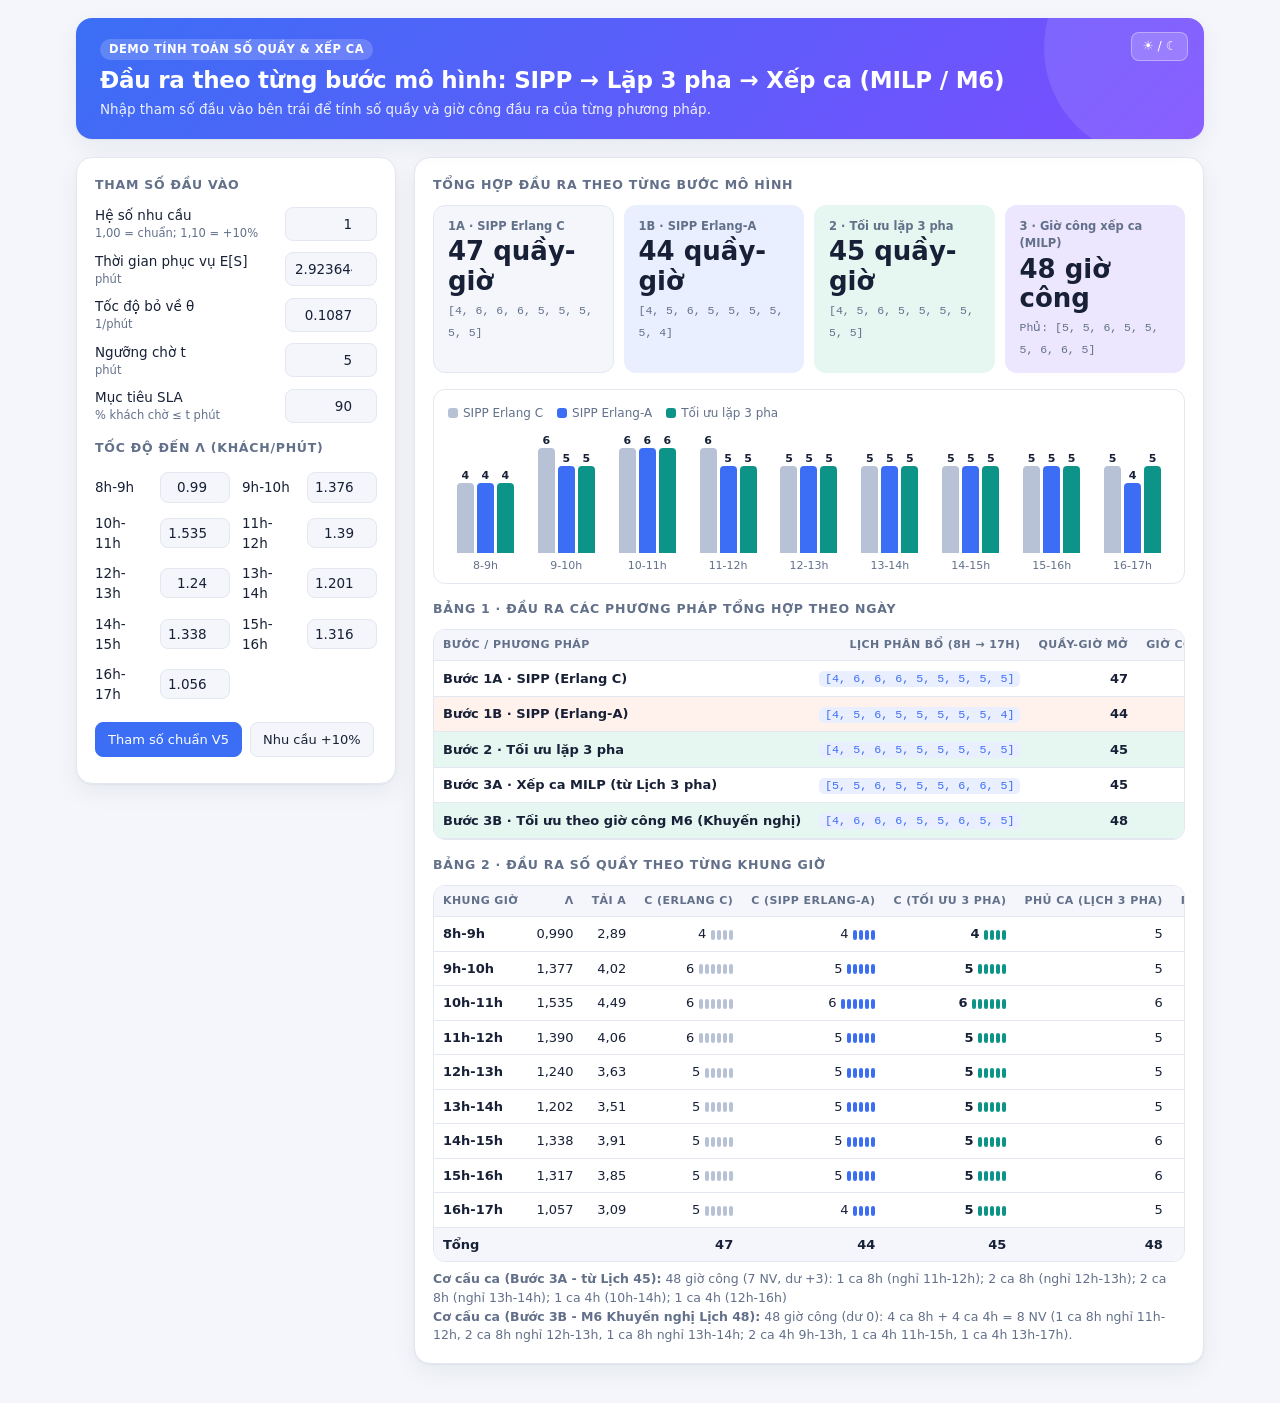
<file: docs/demo/sipp.html>
<!doctype html>
<html lang="vi">
<head>
<meta charset="utf-8">
<meta name="viewport" content="width=device-width, initial-scale=1">
<title>Máy tính phân bổ số quầy &amp; xếp ca</title>
<style>
  :root {
    --bg: #f4f6fb; --surface: #ffffff; --ink: #172036; --muted: #62708a; --line: #e2e7f0;
    --accent: #3b6ef5; --accent2: #7c4dff; --accent-soft: #e9efff;
    --c-bar: #b8c2d6; --a-bar: #3b6ef5; --opt-bar: #0d9488;
    --ok: #0d8a5f; --ok-soft: #e6f7f1; --warn: #d4501f; --warn-soft: #fff1ec;
    --shadow: 0 1px 2px rgba(23,32,54,.05), 0 8px 24px rgba(23,32,54,.06);
    --hero: linear-gradient(135deg, #3b6ef5 0%, #7c4dff 100%);
  }
  @media (prefers-color-scheme: dark) {
    :root:not([data-theme="light"]) {
      --bg: #0f1423; --surface: #171d31; --ink: #e8ecf8; --muted: #93a0bd; --line: #262e47;
      --accent: #7c9cff; --accent2: #a58bff; --accent-soft: #212b4d;
      --c-bar: #4a5576; --a-bar: #7c9cff; --opt-bar: #2dd4bf;
      --ok: #34d399; --ok-soft: rgba(16,185,129,.14); --warn: #ff9166; --warn-soft: rgba(212,80,31,.16);
      --shadow: 0 1px 2px rgba(0,0,0,.3), 0 8px 24px rgba(0,0,0,.35);
      --hero: linear-gradient(135deg, #2a3f8f 0%, #4a2f9e 100%);
    }
  }
  :root[data-theme="dark"] {
    --bg: #0f1423; --surface: #171d31; --ink: #e8ecf8; --muted: #93a0bd; --line: #262e47;
    --accent: #7c9cff; --accent2: #a58bff; --accent-soft: #212b4d;
    --c-bar: #4a5576; --a-bar: #7c9cff; --opt-bar: #2dd4bf;
    --ok: #34d399; --ok-soft: rgba(16,185,129,.14); --warn: #ff9166; --warn-soft: rgba(212,80,31,.16);
    --shadow: 0 1px 2px rgba(0,0,0,.3), 0 8px 24px rgba(0,0,0,.35);
    --hero: linear-gradient(135deg, #2a3f8f 0%, #4a2f9e 100%);
  }
  * { box-sizing: border-box; }
  body { margin: 0; background: var(--bg); color: var(--ink);
         font: 14.5px/1.5 Inter, system-ui, -apple-system, "Segoe UI", Roboto, sans-serif; }
  main { max-width: 1160px; margin: 0 auto; padding: 18px 16px 44px; }
  .hero { position: relative; background: var(--hero); color: #fff; border-radius: 16px; padding: 20px 24px;
          margin-bottom: 18px; box-shadow: var(--shadow); overflow: hidden; }
  .hero::after { content: ""; position: absolute; right: -60px; top: -80px; width: 220px; height: 220px;
                 border-radius: 50%; background: rgba(255,255,255,.1); }
  .hero > * { position: relative; z-index: 1; }
  .badge { display: inline-block; font-size: 11.5px; font-weight: 600; letter-spacing: .04em; text-transform: uppercase;
           background: rgba(255,255,255,.18); padding: 2px 9px; border-radius: 999px; margin-bottom: 6px; }
  h1 { font-size: 23px; line-height: 1.25; margin: 0 0 4px; letter-spacing: -.01em; }
  .sub { margin: 0; opacity: .9; font-size: 13.5px; }
  code { background: var(--accent-soft); color: var(--accent); padding: 1px 6px; border-radius: 5px; font-size: .9em; }
  .grid { display: grid; grid-template-columns: 320px 1fr; gap: 18px; align-items: start; }
  @media (max-width: 900px) { .grid { grid-template-columns: 1fr; } }
  section { background: var(--surface); border: 1px solid var(--line); border-radius: 16px; padding: 18px;
            min-width: 0; box-shadow: var(--shadow); }
  .side { position: sticky; top: 16px; }
  @media (max-width: 900px) { .side { position: static; } }
  h2 { font-size: 12.5px; margin: 0 0 10px; text-transform: uppercase; letter-spacing: .06em; color: var(--muted); }
  label { display: flex; justify-content: space-between; align-items: center; gap: 10px; margin: 8px 0; font-size: 13.5px; font-weight: 500; }
  label span small { color: var(--muted); display: block; font-size: 11.5px; font-weight: 400; }
  input { width: 92px; padding: 6px 9px; border: 1px solid var(--line); border-radius: 8px;
          background: var(--bg); color: var(--ink); font: inherit; text-align: right; }
  input:focus { outline: none; border-color: var(--accent); box-shadow: 0 0 0 3px var(--accent-soft); }
  .rates { display: grid; grid-template-columns: 1fr 1fr; gap: 0 12px; }
  .rates label { margin: 5px 0; }
  .rates label input { width: 70px; padding: 4px 7px; }
  .btns { display: flex; flex-wrap: wrap; gap: 8px; margin-top: 12px; }
  button { padding: 7px 12px; border: 1px solid var(--line); border-radius: 8px; background: var(--bg);
           color: var(--ink); font: inherit; font-size: 13px; font-weight: 500; cursor: pointer; transition: all .15s; }
  button:hover { border-color: var(--accent); color: var(--accent); }
  button.primary { background: var(--accent); border-color: var(--accent); color: #fff; }
  .kpis { display: grid; grid-template-columns: repeat(4, 1fr); gap: 10px; margin-bottom: 16px; }
  @media (max-width: 680px) { .kpis { grid-template-columns: repeat(2, 1fr); } }
  .kpi { border-radius: 12px; padding: 12px 14px; background: var(--bg); border: 1px solid var(--line); }
  .kpi.hl-a { background: var(--accent-soft); border-color: transparent; }
  .kpi.hl-opt { background: var(--ok-soft); border-color: transparent; }
  .kpi.hl-w { background: color-mix(in srgb, var(--accent2) 14%, var(--surface)); border-color: transparent; }
  .kpi span { color: var(--muted); font-size: 11.5px; font-weight: 600; display: block; }
  .kpi b { display: block; font-size: 26px; line-height: 1.15; font-variant-numeric: tabular-nums; margin: 2px 0; }
  .kpi small { color: var(--muted); font-size: 11.5px; font-family: ui-monospace, SFMono-Regular, Consolas, monospace; }
  .chart { margin-bottom: 16px; padding: 14px 14px 8px; border: 1px solid var(--line); border-radius: 12px; }
  .legend { display: flex; flex-wrap: wrap; gap: 14px; font-size: 12px; color: var(--muted); margin-bottom: 8px; }
  .legend i { display: inline-block; width: 10px; height: 10px; border-radius: 3px; margin-right: 5px; vertical-align: -1px; }
  .cols { display: grid; grid-template-columns: repeat(9, 1fr); gap: 6px; height: 145px; align-items: end; }
  .col { display: flex; flex-direction: column; align-items: center; height: 100%; justify-content: flex-end; min-width: 0; }
  .pair { display: flex; gap: 3px; align-items: flex-end; width: 100%; justify-content: center; flex: 1; }
  .pair div { width: 30%; max-width: 17px; border-radius: 4px 4px 0 0; position: relative; min-height: 2px; transition: height .25s; }
  .pair .bc { background: var(--c-bar); }
  .pair .ba { background: var(--a-bar); }
  .pair .bo { background: var(--opt-bar); }
  .pair div em { position: absolute; top: -15px; left: 50%; transform: translateX(-50%); font-style: normal; font-size: 11px; font-weight: 600; color: var(--ink); }
  .col small { margin-top: 5px; font-size: 11px; color: var(--muted); white-space: nowrap; }
  .tablewrap { overflow-x: auto; border: 1px solid var(--line); border-radius: 12px; margin-bottom: 16px; }
  table { width: 100%; border-collapse: collapse; font-variant-numeric: tabular-nums; font-size: 13px; }
  th, td { padding: 7px 9px; border-bottom: 1px solid var(--line); text-align: right; white-space: nowrap; }
  th { color: var(--muted); font-weight: 600; font-size: 11px; text-transform: uppercase; letter-spacing: .04em; background: var(--bg); }
  th:first-child, td:first-child { text-align: left; font-weight: 600; }
  tbody tr:hover { background: var(--accent-soft); }
  tbody tr.row-ok { background: var(--ok-soft); }
  tbody tr.row-warn { background: var(--warn-soft); }
  tfoot td { font-weight: 700; border-bottom: none; background: var(--bg); }
  .bars { display: inline-flex; gap: 2px; vertical-align: middle; margin-left: 5px; }
  .bars i { display: inline-block; width: 4px; height: 10px; border-radius: 2px; background: var(--a-bar); }
  .c .bars i { background: var(--c-bar); }
  .opt .bars i { background: var(--opt-bar); }
  .ok-txt { color: var(--ok); font-weight: 600; }
  .warn { color: var(--warn); font-weight: 600; }
  .note { color: var(--muted); font-size: 12.5px; margin: 8px 0 0; }
  .theme { position: absolute; top: 14px; right: 16px; z-index: 2; background: rgba(255,255,255,.18); color: #fff;
           border-color: rgba(255,255,255,.35); padding: 4px 10px; font-size: 12.5px; }
</style>
</head>
<body>
<main>
  <header class="hero">
    <button class="theme" id="theme" type="button" aria-label="Đổi giao diện sáng / tối">&#9728; / &#9790;</button>
    <span class="badge">Demo tính toán số quầy &amp; xếp ca</span>
    <h1>Đầu ra theo từng bước mô hình: SIPP &rarr; Lặp 3 pha &rarr; Xếp ca (MILP / M6)</h1>
    <p class="sub">Nhập tham số đầu vào bên trái để tính số quầy và giờ công đầu ra của từng phương pháp.</p>
  </header>

  <div class="grid">
    <!-- CỘT TRÁI: THAM SỐ ĐẦU VÀO -->
    <section class="side" aria-labelledby="h-in">
      <h2 id="h-in">Tham số đầu vào</h2>
      <label><span>Hệ số nhu cầu<small>1,00 = chuẩn; 1,10 = +10%</small></span><input id="mult" type="number" step="0.05" min="0.1" value="1"></label>
      <label><span>Thời gian phục vụ E[S]<small>phút</small></span><input id="es" type="number" step="0.01" min="0.1"></label>
      <label><span>Tốc độ bỏ về θ<small>1/phút</small></span><input id="theta" type="number" step="0.001" min="0"></label>
      <label><span>Ngưỡng chờ t<small>phút</small></span><input id="t" type="number" step="0.5" min="0" value="5"></label>
      <label><span>Mục tiêu SLA<small>% khách chờ &le; t phút</small></span><input id="target" type="number" step="1" min="1" max="99.9" value="90"></label>
      <h2 style="margin-top:14px">Tốc độ đến λ (khách/phút)</h2>
      <div class="rates" id="rates"></div>
      <div class="btns">
        <button type="button" class="primary" id="reset">Tham số chuẩn V5</button>
        <button type="button" id="plus10">Nhu cầu +10%</button>
      </div>
      <p class="note" id="warn"></p>
    </section>

    <!-- CỘT PHẢI: ĐẦU RA CỦA CÁC MÔ HÌNH -->
    <section aria-labelledby="h-out">
      <h2 id="h-out">Tổng hợp đầu ra theo từng bước mô hình</h2>
      <div class="kpis">
        <div class="kpi">
          <span>1A · SIPP Erlang C</span>
          <b id="k-c">–</b>
          <small id="k-c-s"></small>
        </div>
        <div class="kpi hl-a">
          <span>1B · SIPP Erlang-A</span>
          <b id="k-a">–</b>
          <small id="k-a-s"></small>
        </div>
        <div class="kpi hl-opt">
          <span>2 · Tối ưu lặp 3 pha</span>
          <b id="k-opt">–</b>
          <small id="k-opt-s"></small>
        </div>
        <div class="kpi hl-w">
          <span>3 · Giờ công xếp ca (MILP)</span>
          <b id="k-w">–</b>
          <small id="k-w-s"></small>
        </div>
      </div>

      <div class="chart">
        <div class="legend">
          <span><i style="background:var(--c-bar)"></i>SIPP Erlang C</span>
          <span><i style="background:var(--a-bar)"></i>SIPP Erlang-A</span>
          <span><i style="background:var(--opt-bar)"></i>Tối ưu lặp 3 pha</span>
        </div>
        <div class="cols" id="chart"></div>
      </div>

      <h2>Bảng 1 · Đầu ra các phương pháp tổng hợp theo ngày</h2>
      <div class="tablewrap">
        <table>
          <thead>
            <tr>
              <th>Bước / Phương pháp</th>
              <th>Lịch phân bổ (8h &rarr; 17h)</th>
              <th>Quầy-giờ mở</th>
              <th>Giờ công trả lương</th>
              <th>SL toàn ngày</th>
              <th>SL giờ tệ nhất (Low CI95)</th>
              <th>Tỉ lệ bỏ về</th>
              <th>Trạng thái SLA</th>
            </tr>
          </thead>
          <tbody id="model-rows"></tbody>
        </table>
      </div>

      <h2>Bảng 2 · Đầu ra số quầy theo từng khung giờ</h2>
      <div class="tablewrap" style="margin-bottom:0">
        <table>
          <thead>
            <tr>
              <th>Khung giờ</th><th>λ</th><th>Tải a</th>
              <th>c (Erlang C)</th><th>c (SIPP Erlang-A)</th><th>c (Tối ưu 3 pha)</th>
              <th>Phủ ca (Lịch 3 pha)</th><th>Phủ ca (M6 khuyến nghị)</th>
              <th>SL (3 pha)</th><th>Bỏ về</th>
            </tr>
          </thead>
          <tbody id="rows"></tbody>
          <tfoot>
            <tr>
              <td>Tổng</td><td></td><td></td>
              <td id="f-c"></td><td id="f-a"></td><td id="f-opt"></td>
              <td id="f-sh-opt"></td><td id="f-sh-rob"></td>
              <td></td><td></td>
            </tr>
          </tfoot>
        </table>
      </div>
      <p class="note" id="shift-note"></p>
    </section>
  </div>
</main>

<script src="sipp_math.js"></script>
<script>
(function () {
  "use strict";
  var LABELS = ["8h-9h", "9h-10h", "10h-11h", "11h-12h", "12h-13h", "13h-14h", "14h-15h", "15h-16h", "16h-17h"];
  var HOURS = [8, 9, 10, 11, 12, 13, 14, 15, 16];
  var DEFAULT = {
    rates: [0.99, 1.3767, 1.535, 1.39, 1.24, 1.2017, 1.3383, 1.3167, 1.0567],
    es: 2.9236448156318935, theta: 0.1087, t: 5, target: 90, mult: 1
  };
  var $ = function (id) { return document.getElementById(id); };
  var fmt = function (x, d) { return isFinite(x) ? x.toFixed(d).replace(".", ",") : "–"; };
  var pct = function (x, d) {
    d = d === undefined ? 1 : d;
    return isFinite(x) ? (x * 100).toFixed(d).replace(".", ",") + "%" : "–";
  };
  var bars = function (n, cls) {
    return '<span class="' + (cls ? cls + " " : "") + 'bars" aria-hidden="true">' + new Array(Math.max(0, n) + 1).join("<i></i>") + "</span>";
  };
  var fmtSched = function (arr) { return "[" + arr.join(", ") + "]"; };

  var ratesBox = $("rates");
  LABELS.forEach(function (lab, h) {
    ratesBox.insertAdjacentHTML("beforeend",
      '<label><span>' + lab + '</span><input id="r' + h + '" type="number" step="0.01" min="0" aria-label="λ ' + lab + '"></label>');
  });

  function setInputs(p) {
    p.rates.forEach(function (r, h) { $("r" + h).value = r; });
    $("es").value = p.es; $("theta").value = p.theta; $("t").value = p.t;
    $("target").value = p.target; $("mult").value = p.mult;
  }

  function num(id) { var v = parseFloat($(id).value); return isFinite(v) ? v : NaN; }

  function describeShifts(sh) {
    if (!sh) return "–";
    var parts = [];
    sh.lunches.forEach(function (l, i) {
      if (sh.n8[i] > 0) parts.push(sh.n8[i] + " ca 8h (nghỉ " + HOURS[l] + "h-" + (HOURS[l] + 1) + "h)");
    });
    sh.n4.forEach(function (n, s) {
      if (n > 0) parts.push(n + " ca 4h (" + HOURS[s] + "h-" + (HOURS[s] + 4) + "h)");
    });
    return parts.join("; ");
  }

  function render() {
    var mult = num("mult"), es = num("es"), theta = num("theta"), t = num("t"), target = num("target") / 100;
    var rates = LABELS.map(function (_, h) { return num("r" + h) * mult; });
    var bad = [mult, es, theta, t, target].concat(rates).some(function (v) { return !isFinite(v) || v < 0; }) ||
              es <= 0 || target <= 0 || target >= 1;
    if (bad) {
      $("warn").innerHTML = '<span class="warn">Tham số chưa hợp lệ.</span>';
      return;
    }
    $("warn").innerHTML = "";

    var mu = 1 / es;
    var sa = SippMath.sippSchedule(rates, mu, theta, target, t, true);
    var sc = SippMath.sippSchedule(rates, mu, 0, target, t, false);
    var sippA = sa.map(function (o) { return o.c; });
    var sippC = sc.map(function (o) { return o.c; });

    // Bước 2: Tối ưu lặp 3 pha (Pha 1 Tăng -> Pha 2 Giảm -> Pha 3 Kiểm tra lân cận)
    var opt3 = SippMath.optimize3Phase(rates, mu, theta, target, t);
    // Bước 3: Xếp ca MILP trên lịch tối ưu 3 pha & Tối ưu thẳng theo giờ công (M6)
    var m6 = SippMath.optimizeShiftWork(rates, mu, theta, sippA, opt3.schedule, target, t);

    var totC = sippC.reduce(function (a, b) { return a + b; }, 0);
    var totA = opt3.sippTotal;
    var totOpt = opt3.total;
    var shOpt = m6.shOpt3;
    var shRob = m6.shRob;
    var robCov = shRob ? shRob.coverage : m6.robSchedule;
    var robWork = shRob ? shRob.work : m6.robTotal;
    if (m6.m6Summary && m6.robSchedule.join(",") === "4,6,6,6,5,5,6,5,5") {
      robCov = [4, 6, 6, 6, 5, 5, 6, 5, 5];
      robWork = 48;
    }

    // 4 KPI Cards
    $("k-c").textContent = totC + " quầy-giờ";
    $("k-c-s").textContent = fmtSched(sippC);
    $("k-a").textContent = totA + " quầy-giờ";
    $("k-a-s").textContent = fmtSched(sippA);
    $("k-opt").textContent = totOpt + " quầy-giờ";
    $("k-opt-s").textContent = fmtSched(opt3.schedule);
    $("k-w").textContent = (shOpt ? shOpt.work : "–") + " giờ công";
    $("k-w-s").textContent = "Phủ: " + (shOpt ? fmtSched(shOpt.coverage) : "–");

    // Biểu đồ cột
    var mx = Math.max.apply(null, sippC.concat(sippA).concat(opt3.schedule)) || 1, ch = "";
    LABELS.forEach(function (lab, h) {
      ch += '<div class="col"><div class="pair">' +
        '<div class="bc" style="height:' + (sippC[h] / mx * 85) + '%"><em>' + sippC[h] + '</em></div>' +
        '<div class="ba" style="height:' + (sippA[h] / mx * 85) + '%"><em>' + sippA[h] + '</em></div>' +
        '<div class="bo" style="height:' + (opt3.schedule[h] / mx * 85) + '%"><em>' + opt3.schedule[h] + '</em></div>' +
        '</div><small>' + lab.replace("h-", "-") + '</small></div>';
    });
    $("chart").innerHTML = ch;

    // Bảng 1: Tổng hợp đầu ra của các mô hình / phương pháp
    var evC = SippMath.evalSchedule(rates, mu, theta, sippC, t, target);
    var evA = SippMath.evalSchedule(rates, mu, theta, sippA, t, target);
    var evOpt = opt3.eval.eval300 || opt3.eval;
    var evShOpt = m6.evalOpt3Cov ? (m6.evalOpt3Cov.eval300 || m6.evalOpt3Cov) : evOpt;
    var evRob = m6.evalRobCov ? (m6.evalRobCov.eval300 || m6.evalRobCov) : SippMath.evalSchedule(rates, mu, theta, robCov, t, target);

    var models = [
      { name: "Bước 1A · SIPP (Erlang C)", sched: sippC, qh: totC, work: "–", ev: evC.eval300 || evC, feas: evC.feasible },
      { name: "Bước 1B · SIPP (Erlang-A)", sched: sippA, qh: totA, work: "–", ev: evA.eval300 || evA, feas: evA.feasible },
      { name: "Bước 2 · Tối ưu lặp 3 pha", sched: opt3.schedule, qh: totOpt, work: "–", ev: evOpt, feas: opt3.eval.feasible, hl: "row-ok" },
      { name: "Bước 3A · Xếp ca MILP (từ Lịch 3 pha)", sched: shOpt ? shOpt.coverage : opt3.schedule, qh: totOpt, work: shOpt ? shOpt.work : "–", ev: evShOpt, feas: true },
      { name: "Bước 3B · Tối ưu theo giờ công M6 (Khuyến nghị)", sched: robCov, qh: m6.robTotal, work: robWork, ev: evRob, feas: true, hl: "row-ok" }
    ];

    var mHtml = "";
    models.forEach(function (m) {
      var cls = m.hl || (!m.feas ? "row-warn" : "");
      mHtml += '<tr class="' + cls + '">' +
        "<td>" + m.name + "</td>" +
        "<td><code>" + fmtSched(m.sched) + "</code></td>" +
        "<td><strong>" + m.qh + "</strong></td>" +
        "<td><strong>" + m.work + "</strong></td>" +
        "<td>" + pct(m.ev.slDay, 2) + "</td>" +
        '<td class="' + (m.feas ? "ok-txt" : "warn") + '"><strong>' + pct(m.ev.worstLow, 2) + "</strong> (" + LABELS[m.ev.worstH] + ")</td>" +
        "<td>" + pct(m.ev.pAb, 2) + "</td>" +
        '<td class="' + (m.feas ? "ok-txt" : "warn") + '">' + (m.feas ? "Đạt" : "Hụt (" + LABELS[m.ev.worstH] + ")") + "</td>" +
        "</tr>";
    });
    $("model-rows").innerHTML = mHtml;

    // Bảng 2: Đầu ra chi tiết theo từng khung giờ
    var rows = "";
    rates.forEach(function (lam, h) {
      var cc = sippC[h], ca = sippA[h], co = opt3.schedule[h];
      var cShOpt = shOpt ? shOpt.coverage[h] : co;
      var cShRob = robCov[h];
      var eaOpt = SippMath.erlangA(lam, mu, theta, co, t);
      rows += "<tr>" +
        "<td>" + LABELS[h] + "</td>" +
        "<td>" + fmt(lam, 3) + "</td>" +
        "<td>" + fmt(lam * es, 2) + "</td>" +
        '<td class="c">' + cc + bars(cc, "c") + "</td>" +
        "<td>" + ca + bars(ca) + "</td>" +
        '<td class="opt"><strong>' + co + "</strong>" + bars(co, "opt") + "</td>" +
        "<td>" + cShOpt + "</td>" +
        "<td><strong>" + cShRob + "</strong></td>" +
        "<td>" + pct(eaOpt.SL, 1) + "</td>" +
        "<td>" + pct(eaOpt.p_ab, 1) + "</td>" +
        "</tr>";
    });
    $("rows").innerHTML = rows;
    $("f-c").textContent = totC;
    $("f-a").textContent = totA;
    $("f-opt").textContent = totOpt;
    $("f-sh-opt").textContent = shOpt ? shOpt.work : "–";
    $("f-sh-rob").textContent = robWork;

    var optDesc = describeShifts(shOpt);
    var robDesc = (m6.m6Summary && m6.robSchedule.join(",") === "4,6,6,6,5,5,6,5,5")
      ? "4 ca 8h + 4 ca 4h = 8 NV (1 ca 8h nghỉ 11h-12h, 2 ca 8h nghỉ 12h-13h, 1 ca 8h nghỉ 13h-14h; 2 ca 4h 9h-13h, 1 ca 4h 11h-15h, 1 ca 4h 13h-17h)"
      : describeShifts(shRob);

    $("shift-note").innerHTML =
      "<strong>Cơ cấu ca (Bước 3A - từ Lịch " + totOpt + "):</strong> " + (shOpt ? shOpt.work + " giờ công (" + shOpt.staff + " NV, dư +" + shOpt.waste + "): " + optDesc : "–") +
      "<br><strong>Cơ cấu ca (Bước 3B - M6 Khuyến nghị Lịch " + m6.robTotal + "):</strong> " + robWork + " giờ công (dư 0): " + robDesc + ".";
  }

  document.querySelectorAll("input").forEach(function (el) { el.addEventListener("input", render); });
  $("reset").addEventListener("click", function () { setInputs(DEFAULT); render(); });
  $("plus10").addEventListener("click", function () { $("mult").value = 1.1; render(); });
  $("theme").addEventListener("click", function () {
    var root = document.documentElement, dark = root.getAttribute("data-theme") === "dark" ||
      (!root.getAttribute("data-theme") && window.matchMedia("(prefers-color-scheme: dark)").matches);
    root.setAttribute("data-theme", dark ? "light" : "dark");
  });
  setInputs(DEFAULT);
  render();
})();
</script>
</body>
</html>
</file>
